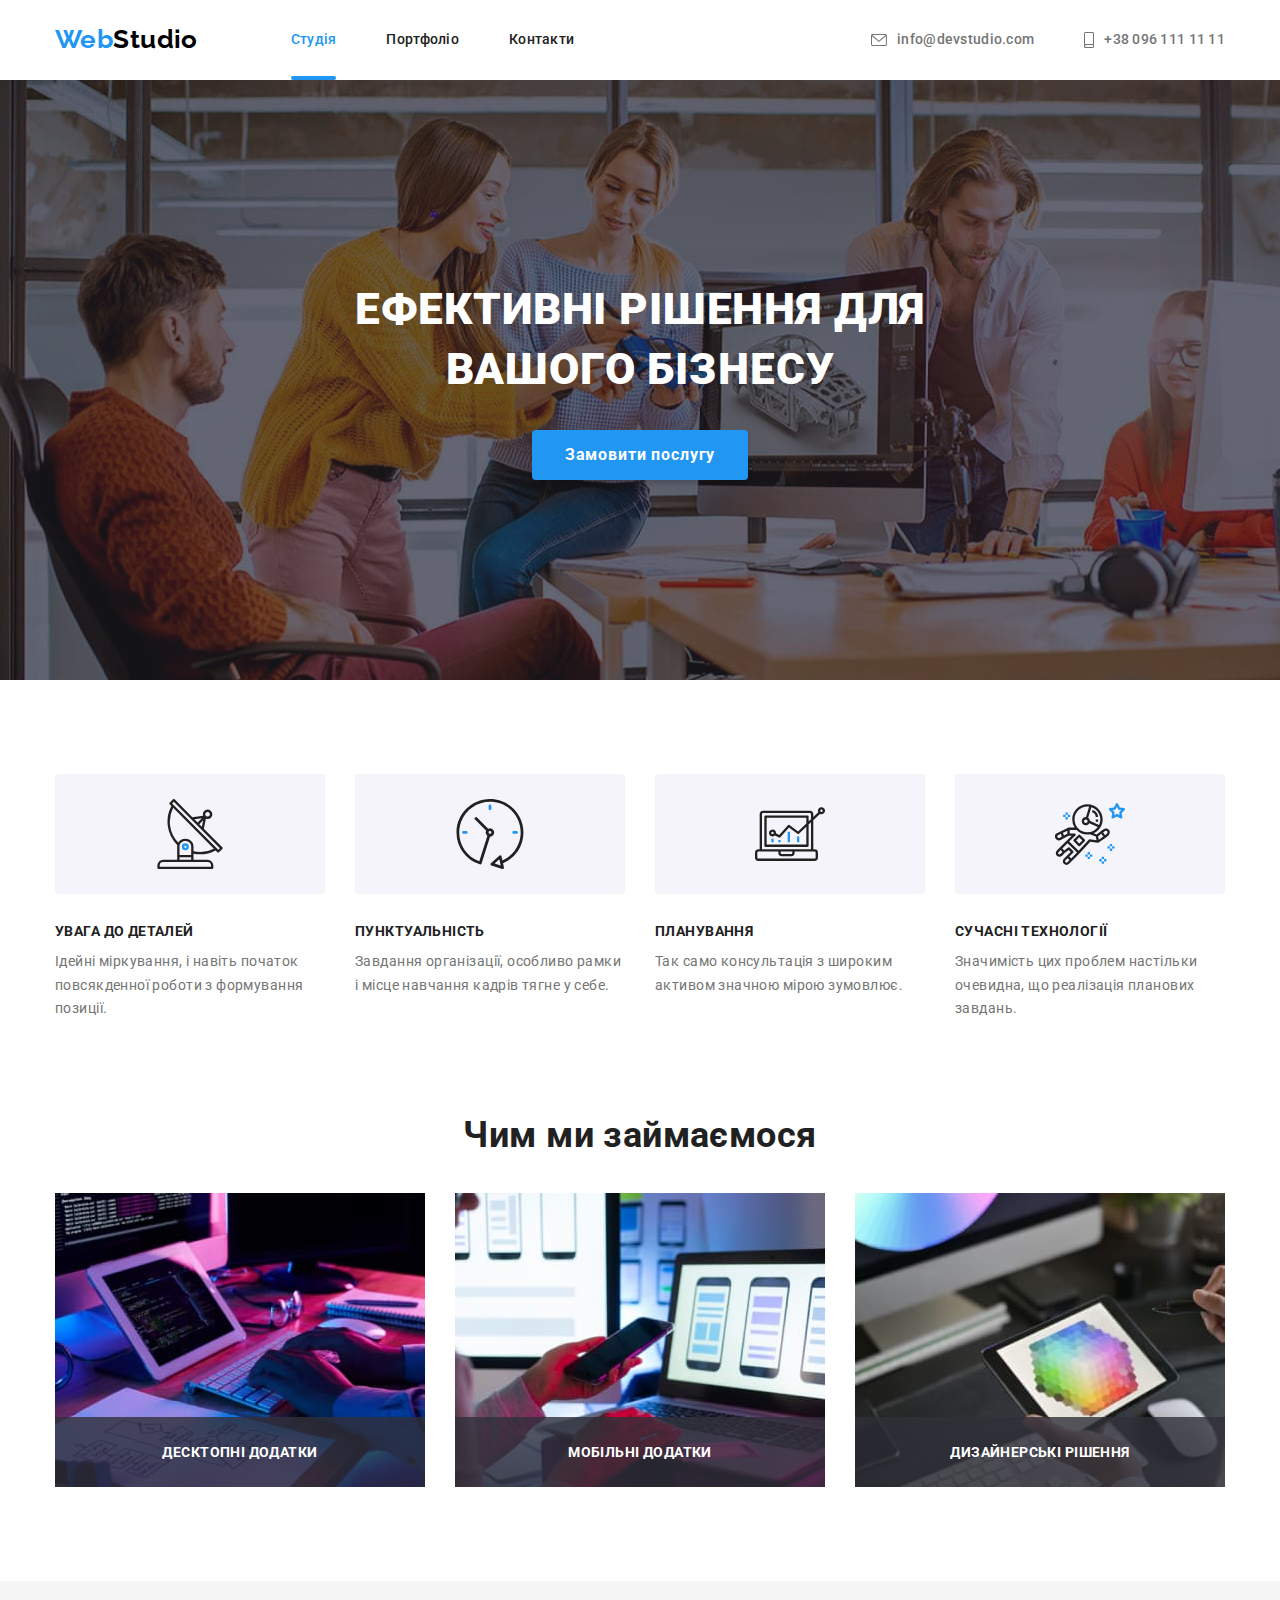
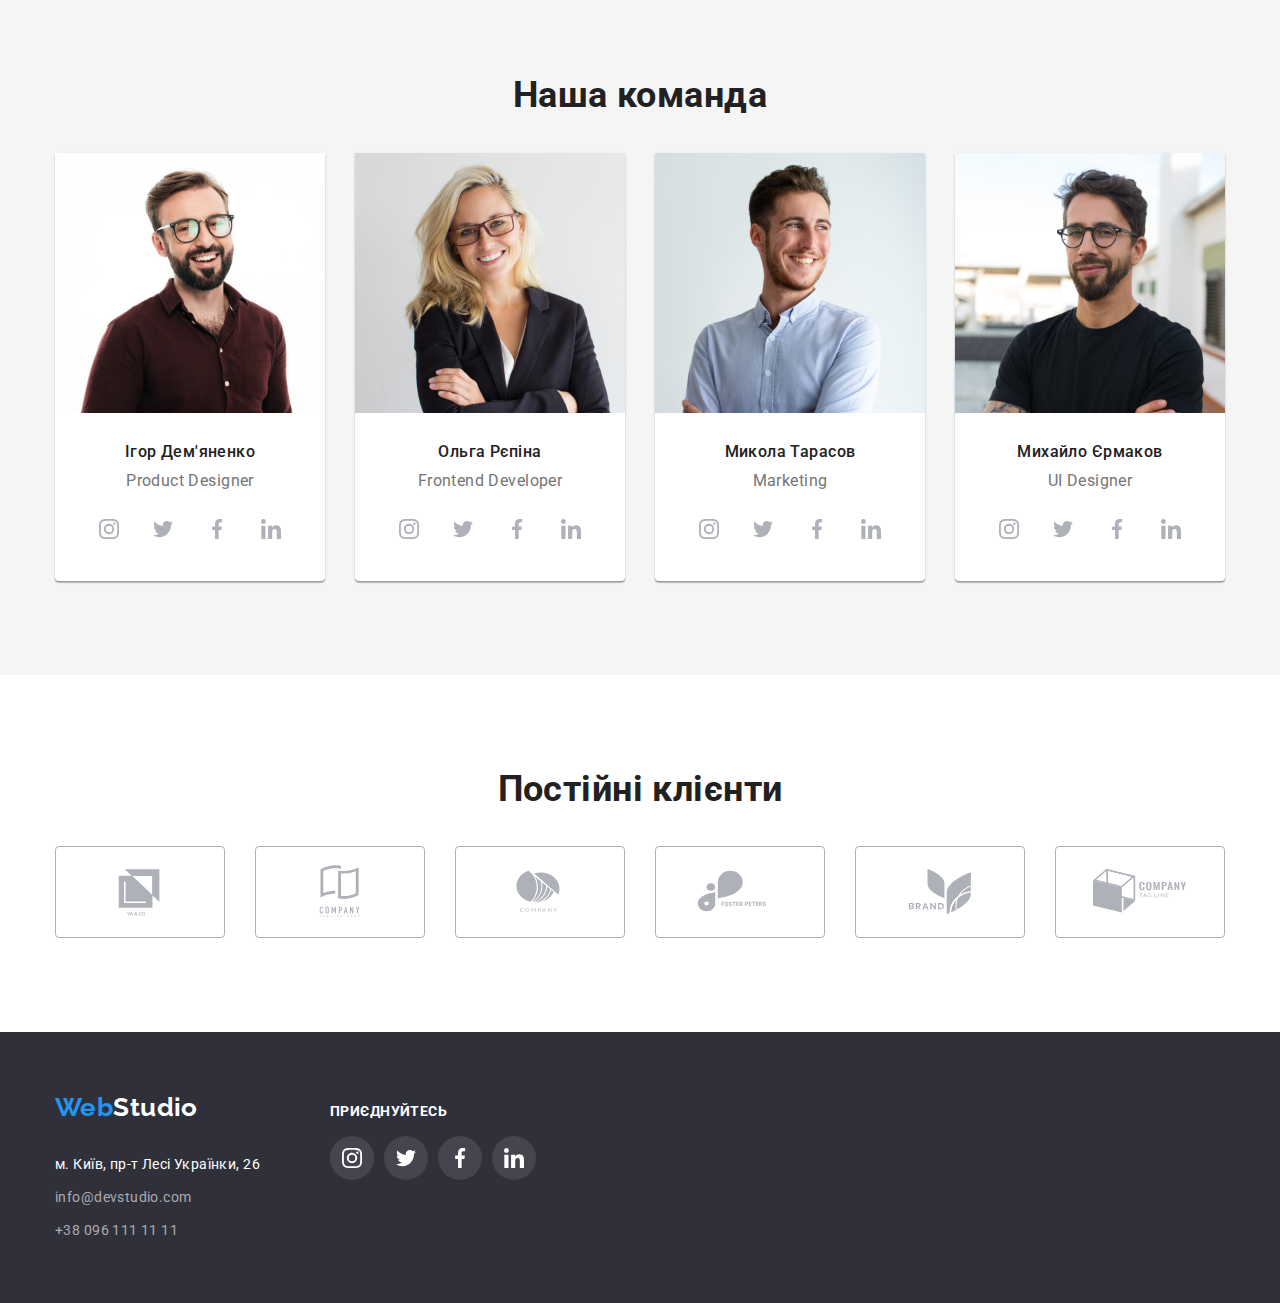
<file: index.html>
<!DOCTYPE html>
<html lang="uk">
  <head>
    <meta charset="UTF-8" />
    <meta http-equiv="X-UA-Compatible" content="IE=edge" />
    <meta name="viewport" content="width=device-width, initial-scale=1.0" />
    <link
      href="https://fonts.googleapis.com/css2?family=Raleway:wght@700&family=Roboto:wght@400;500;700;900&display=swap"
      rel="stylesheet"
    />

    <link
      rel="stylesheet"
      href="https://cdn.jsdelivr.net/npm/modern-normalize@1.1.0/modern-normalize.min.css"
    />
    <link rel="stylesheet" href="./css/styles.css" />
    <title>WebStudio</title>
  </head>
  <body>
    <!--Шапка сайту-->
    <header>
      <div class="header-container container">
        <nav class="header-nav">
          <a class="logo link header-link" href="./"
            ><span class="first-part">Web</span
            ><span class="last-part">Studio</span></a
          >
          <ul class="nav-list list">
            <li class="header-nav-item">
              <a class="header-nav-link link current" href="">Студія</a>
            </li>
            <li class="header-nav-item">
              <a class="header-nav-link link" href="./portfolio.html"
                >Портфоліо</a
              >
            </li>
            <li class="header-nav-item">
              <a class="header-nav-link link" href="">Контакти</a>
            </li>
          </ul>
        </nav>
        <div class="header-group">
          <ul class="nav-list list">
            <li class="header-contacts list">
              <a
                class="mail header-contact-link link"
                href="mailto:info@devstudio.com"
                ><svg class="header-mail" width="16" height="12">
                  <use href="./img/icons.svg#mail"></use></svg>info@devstudio.com</a>
            </li class="header-contacts list">
            <li>
              <a class="header-contact-link link" href="tel:+380961111111"
                ><svg class="header-tell" width="10" height="16">
                  <use href="./img/icons.svg#tell"></use></svg
                >+38 096 111 11 11</a>
            </li>
          </ul>
        </div>
      </div>
    </header>
    <main>
      <!--Герой-->
      <section class="hero">
        <div class="container">
          <h1 class="hero-title">Ефективні рішення для вашого бізнесу</h1>
          <button class="header-btn btn" type="button" 
          data-modal-open>Замовити послугу</button>
        </div>
      </section>
      <!--Правила-->
      <section class="facts section">
        <div class="facts-container container">
          <h2 class="visually-hidden">Правила</h2>
          <ul class="facts-list list">
            <li class="facts-text-list">
              <div class="facts-icons">
                <svg class="benefits-icon" width="70" height="70">
                  <use href="./img/icons.svg#antenna"></use>
                </svg>
              </div>
              <h3 class="facts-title">УВАГА ДО ДЕТАЛЕЙ</h3>
              <p class="facts-text">
                Ідейні міркування, і навіть початок повсякденної роботи з
                формування позиції.
              </p>
            </li>
            <li class="facts-text-list">
              <div class="facts-icons">
                <svg class="benefits-icon" width="70" height="70">
                  <use href="./img/icons.svg#clock"></use>
                </svg>
              </div>
              <h3 class="facts-title">ПУНКТУАЛЬНІСТЬ</h3>
              <p class="facts-text">
                Завдання організації, особливо рамки і місце навчання кадрів
                тягне у себе.
              </p>
            </li>
            <li class="facts-text-list">
              <div class="facts-icons">
                <svg class="benefits-icon" width="70" height="70">
                  <use href="./img/icons.svg#diagram"></use>
                </svg>
              </div>
              <h3 class="facts-title">ПЛАНУВАННЯ</h3>
              <p class="facts-text">
                Так само консультація з широким активом значною мірою зумовлює.
              </p>
            </li>
            <li class="facts-text-list">
              <div class="facts-icons">
                <svg class="benefits-icon" width="70" height="70">
                  <use href="./img/icons.svg#astronaut"></use>
                </svg>
              </div>
              <h3 class="facts-title">СУЧАСНІ ТЕХНОЛОГІЇ</h3>
              <p class="facts-text">
                Значимість цих проблем настільки очевидна, що реалізація
                планових завдань.
              </p>
            </li>
          </ul>
        </div>
      </section>
      <!--Факти-->
      <section class="about section">
        <div class="container">
          <h3 class="title">Чим ми займаємося</h3>
          <ul class="picture-list list">
            <li class="facts-wrapper">
              <img
                src="./img/about1.jpg"
                alt="робота на ноутбуці"
                width="370"
                height="294"
              />
              <div class="overlay-box"><p class="text-overlay">Десктопні додатки</p></div>
            </li>
            <li class="facts-wrapper">
              <img
                src="./img/about2.jpg"
                alt="робота на телефоні"
                width="370"
                height="294"
              />
              <div class="overlay-box"><p class="text-overlay">Мобільні додатки</p></div>
            </li>
            <li class="facts-wrapper">
              <img
                src="./img/about3.jpg"
                alt="робота на планшеті"
                width="370"
                height="294"
              />
              <div class="overlay-box"><p class="text-overlay">Дизайнерські рішення</p></div>
            </li>
          </ul>
        </div>
      </section>
      <!--Команда-->
      <section class="section">
        <div class="container">
          <h3 class="title">Наша команда</h3>
          <ul class="team-list list">
            <li class="card-list">
              <img
                src="./img/member1.jpg"
                alt="Ігор Дем'яненко"
                width="270"
                height="260"
              />
              <div class="team-wrapper">
                <h3 class="name-title">Ігор Дем'яненко</h3>
                <p class="team-text">Product Designer</p>
                <ul class="socials list">
                  <li class="socials-item list">
                    <a
                      class="socials-link link"
                      href="https://instagram.com"
                      target="_blank"
                      rel="nofollow noopener noreferrer"
                      aria-label="Instagram icon"
                    >
                      <svg class="socials-icon" width="20" height="20">
                        <use href="./img/icons.svg#instagram"></use>
                      </svg>
                    </a>
                  </li>

                  <li class="socials-item list">
                    <a
                      class="socials-link link"
                      href="https://twitter.com"
                      aria-label="Twitter icon"
                      target="_blank"
                      rel="nofollow noopener noreferrer"
                    >
                      <svg class="socials-icon" width="20" height="20">
                        <use href="./img/icons.svg#twitter"></use>
                      </svg>
                    </a>
                  </li>

                  <li class="socials-item list">
                    <a
                      class="socials-link link"
                      href="https://facebook.com"
                      aria-label="Facebook icon"
                      target="_blank"
                      rel="nofollow noopener noreferrer"
                    >
                      <svg class="socials-icon" width="20" height="20">
                        <use href="./img/icons.svg#facebook"></use>
                      </svg>
                    </a>
                  </li>

                  <li class="socials-item list">
                    <a
                      class="socials-link link"
                      href="https://linkedin.com"
                      aria-label="LinkedIn icon"
                      target="_blank"
                      rel="nofollow noopener noreferrer"
                    >
                      <svg class="socials-icon" width="20" height="20">
                        <use href="./img/icons.svg#linkedin"></use>
                      </svg>
                    </a>
                  </li>
                </ul>
              </div>
            </li>
            <li class="card-list">
              <img
                src="./img/member2.jpg"
                alt="Ольга Рєпіна"
                width="270"
                height="260"
              />
              <div class="team-wrapper">
                <h3 class="name-title">Ольга Рєпіна</h3>
                <p class="team-text">Frontend Developer</p>
                <ul class="socials list">
                  <li class="socials-item">
                    <a
                      class="socials-link link"
                      href="https://instagram.com"
                      target="_blank"
                      rel="nofollow noopener noreferrer"
                      aria-label="Instagram icon"
                    >
                      <svg class="socials-icon" width="20" height="20">
                        <use href="./img/icons.svg#instagram"></use>
                      </svg>
                    </a>
                  </li>

                  <li class="socials-item">
                    <a
                      class="socials-link link"
                      href="https://twitter.com"
                      aria-label="Twitter icon"
                      target="_blank"
                      rel="nofollow noopener noreferrer"
                    >
                      <svg class="socials-icon" width="20" height="20">
                        <use href="./img/icons.svg#twitter"></use>
                      </svg>
                    </a>
                  </li>

                  <li class="socials-item">
                    <a
                      class="socials-link link"
                      href="https://facebook.com"
                      aria-label="Facebook icon"
                      target="_blank"
                      rel="nofollow noopener noreferrer"
                    >
                      <svg class="socials-icon" width="20" height="20">
                        <use href="./img/icons.svg#facebook"></use>
                      </svg>
                    </a>
                  </li>

                  <li class="socials-item">
                    <a
                      class="socials-link link"
                      href="https://linkedin.com"
                      aria-label="LinkedIn icon"
                      target="_blank"
                      rel="nofollow noopener noreferrer"
                    >
                      <svg class="socials-icon" width="20" height="20">
                        <use href="./img/icons.svg#linkedin"></use>
                      </svg>
                    </a>
                  </li>
                </ul>
              </div>
            </li>
            <li class="card-list">
              <img
                src="./img/member3.jpg"
                alt="Микола Тарасов"
                width="270"
                height="260"
              />
              <div class="team-wrapper">
                <h3 class="name-title">Микола Тарасов</h3>
                <p class="team-text">Marketing</p>
                <ul class="socials list">
                  <li class="socials-item">
                    <a
                      class="socials-link link"
                      href="https://instagram.com"
                      target="_blank"
                      rel="nofollow noopener noreferrer"
                      aria-label="Instagram icon"
                    >
                      <svg class="socials-icon" width="20" height="20">
                        <use href="./img/icons.svg#instagram"></use>
                      </svg>
                    </a>
                  </li>

                  <li class="socials-item">
                    <a
                      class="socials-link link"
                      href="https://twitter.com"
                      aria-label="Twitter icon"
                      target="_blank"
                      rel="nofollow noopener noreferrer"
                    >
                      <svg class="socials-icon" width="20" height="20">
                        <use href="./img/icons.svg#twitter"></use>
                      </svg>
                    </a>
                  </li>

                  <li class="socials-item">
                    <a
                      class="socials-link link"
                      href="https://facebook.com"
                      aria-label="Facebook icon"
                      target="_blank"
                      rel="nofollow noopener noreferrer"
                    >
                      <svg class="socials-icon" width="20" height="20">
                        <use href="./img/icons.svg#facebook"></use>
                      </svg>
                    </a>
                  </li>

                  <li class="socials-item">
                    <a
                      class="socials-link link"
                      href="https://linkedin.com"
                      aria-label="LinkedIn icon"
                      target="_blank"
                      rel="nofollow noopener noreferrer"
                    >
                      <svg class="socials-icon" width="20" height="20">
                        <use href="./img/icons.svg#linkedin"></use>
                      </svg>
                    </a>
                  </li>
                </ul>
              </div>
            </li>
            <li class="card-list">
              <img
                src="./img/member4.jpg"
                alt="Михайло Єрмаков"
                width="270"
                height="260"
              />
              <div class="team-wrapper">
                <h3 class="name-title">Михайло Єрмаков</h3>
                <p class="team-text">UI Designer</p>
                <ul class="socials list">
                  <li class="socials-item">
                    <a
                      class="socials-link link"
                      href="https://instagram.com"
                      target="_blank"
                      rel="nofollow noopener noreferrer"
                      aria-label="Instagram icon"
                    >
                      <svg class="socials-icon" width="20" height="20">
                        <use href="./img/icons.svg#instagram"></use>
                      </svg>
                    </a>
                  </li>

                  <li class="socials-item">
                    <a
                      class="socials-link link"
                      href="https://twitter.com"
                      aria-label="Twitter icon"
                      target="_blank"
                      rel="nofollow noopener noreferrer"
                    >
                      <svg class="socials-icon" width="20" height="20">
                        <use href="./img/icons.svg#twitter"></use>
                      </svg>
                    </a>
                  </li>

                  <li class="socials-item">
                    <a
                      class="socials-link link"
                      href="https://facebook.com"
                      aria-label="Facebook icon"
                      target="_blank"
                      rel="nofollow noopener noreferrer"
                    >
                      <svg class="socials-icon" width="20" height="20">
                        <use href="./img/icons.svg#facebook"></use>
                      </svg>
                    </a>
                  </li>

                  <li class="socials-item">
                    <a
                      class="socials-link link"
                      href="https://linkedin.com"
                      aria-label="LinkedIn icon"
                      target="_blank"
                      rel="nofollow noopener noreferrer"
                    >
                      <svg class="socials-icon" width="20" height="20">
                        <use href="./img/icons.svg#linkedin"></use>
                      </svg>
                    </a>
                  </li>
                </ul>
              </div>
            </li>
          </ul>
        </div>
      </section>
      <!--Клієнти-->
      <section class="section clients">
        <div class="container">
          <h3 class="title">Постійні клієнти</h3>
          <ul class="clients-list">
            <li class="clients-items list">
              <a href="" class="clients-link link">
                <svg class="clients-icon" width="106" height="60">
                  <use href="./img/icons.svg#client1"></use>
                </svg>
              </a>
            </li>
            <li class="clients-items list">
              <a href="" class="clients-link link">
                <svg class="clients-icon" width="106" height="60">
                  <use href="./img/icons.svg#client2"></use>
                </svg>
              </a>
            </li>
            <li class="clients-items list">
              <a href="" class="clients-link link">
                <svg class="clients-icon" width="106" height="60">
                  <use href="./img/icons.svg#client3"></use>
                </svg>
              </a>
            </li>
            <li class="clients-items list">
              <a href="" class="clients-link link">
                <svg class="clients-icon" width="106" height="60">
                  <use href="./img/icons.svg#client4"></use>
                </svg>
              </a>
            </li>
            <li class="clients-items list">
              <a href="" class="clients-link link">
                <svg class="clients-icon" width="106" height="60">
                  <use href="./img/icons.svg#client5"></use>
                </svg>
              </a>
            </li>
            <li class="clients-items list">
              <a href="" class="clients-link link">
                <svg class="clients-icon" width="106" height="60">
                  <use href="./img/icons.svg#client6"></use>
                </svg>
              </a>
            </li>
          </ul>
        </div>
      </section>
    </main>
    <footer>
      <div class="footer-container container">
        <div class="footer">
          <a class="footer-logo logo link" href="./"
            ><span class="first-part">Web</span
            ><span class="footer-part">Studio</span></a
          >
          <address>
            <ul class="footer-address address-list link list">
              <li class="link">
                <a
                  class="address-link list"
                  href="https://goo.gl/maps/mnTzUHoqRGB6futn6"
                  rel="norefferrer noopener nofollow"
                  class="link street"
                  target="_blank"
                  >м. Київ, пр-т Лесі Українки, 26</a
                >
              </li>
              <li class="link">
                <a class="contact-link list" href="mailto:info@devstudio.com"
                  >info@devstudio.com</a
                >
              </li>
              <li class="link">
                <a class="contact-link list" href="tel:+380961111111"
                  >+38 096 111 11 11</a
                >
              </li>
            </ul>
          </address>
        </div>

        <div class="footer-socials">
          <b>приєднуйтесь</b>
          <ul class="socials list">
                  <li class="socials-item">
                    <a
                      class="footer-socials-link link"
                      href="https://instagram.com"
                      target="_blank"
                      rel="nofollow noopener noreferrer"
                      aria-label="Instagram icon"
                    >
                      <svg class="socials-icon-footer" width="20" height="20">
                        <use href="./img/icons.svg#instagram"></use>
                      </svg>
                    </a>
                  </li>

                  <li class="socials-item">
                    <a
                      class="footer-socials-link link"
                      href="https://twitter.com"
                      aria-label="Twitter icon"
                      target="_blank"
                      rel="nofollow noopener noreferrer"
                    >
                      <svg class="socials-icon" width="20" height="20">
                        <use href="./img/icons.svg#twitter"></use>
                      </svg>
                    </a>
                  </li>

                  <li class="socials-item">
                    <a
                      class="footer-socials-link link"
                      href="https://facebook.com"
                      aria-label="Facebook icon"
                      target="_blank"
                      rel="nofollow noopener noreferrer"
                    >
                      <svg class="socials-icon" width="20" height="20">
                        <use href="./img/icons.svg#facebook"></use>
                      </svg>
                    </a>
                  </li>

                  <li class="socials-item">
                    <a
                      class="footer-socials-link link"
                      href="https://linkedin.com"
                      aria-label="LinkedIn icon"
                      target="_blank"
                      rel="nofollow noopener noreferrer"
                    >
                      <svg class="socials-icon" width="20" height="20">
                        <use href="./img/icons.svg#linkedin"></use>
                      </svg>
                    </a>
                  </li>
                </ul>
        </div>
      </div>
    </footer>

    <div class="backdrop is-hidden" data-modal>
      <div class="modal">
        <button class="close-btn" type="button"
        data-modal-close>
<svg class="close-btn-icon" width="18" height="18">
  <use href="./img/icons.svg#icon-close"></use>
</svg>
        </button>
      </div>
    </div>
<script src="./modal.js"></script>
  </body>
</html>
</file>
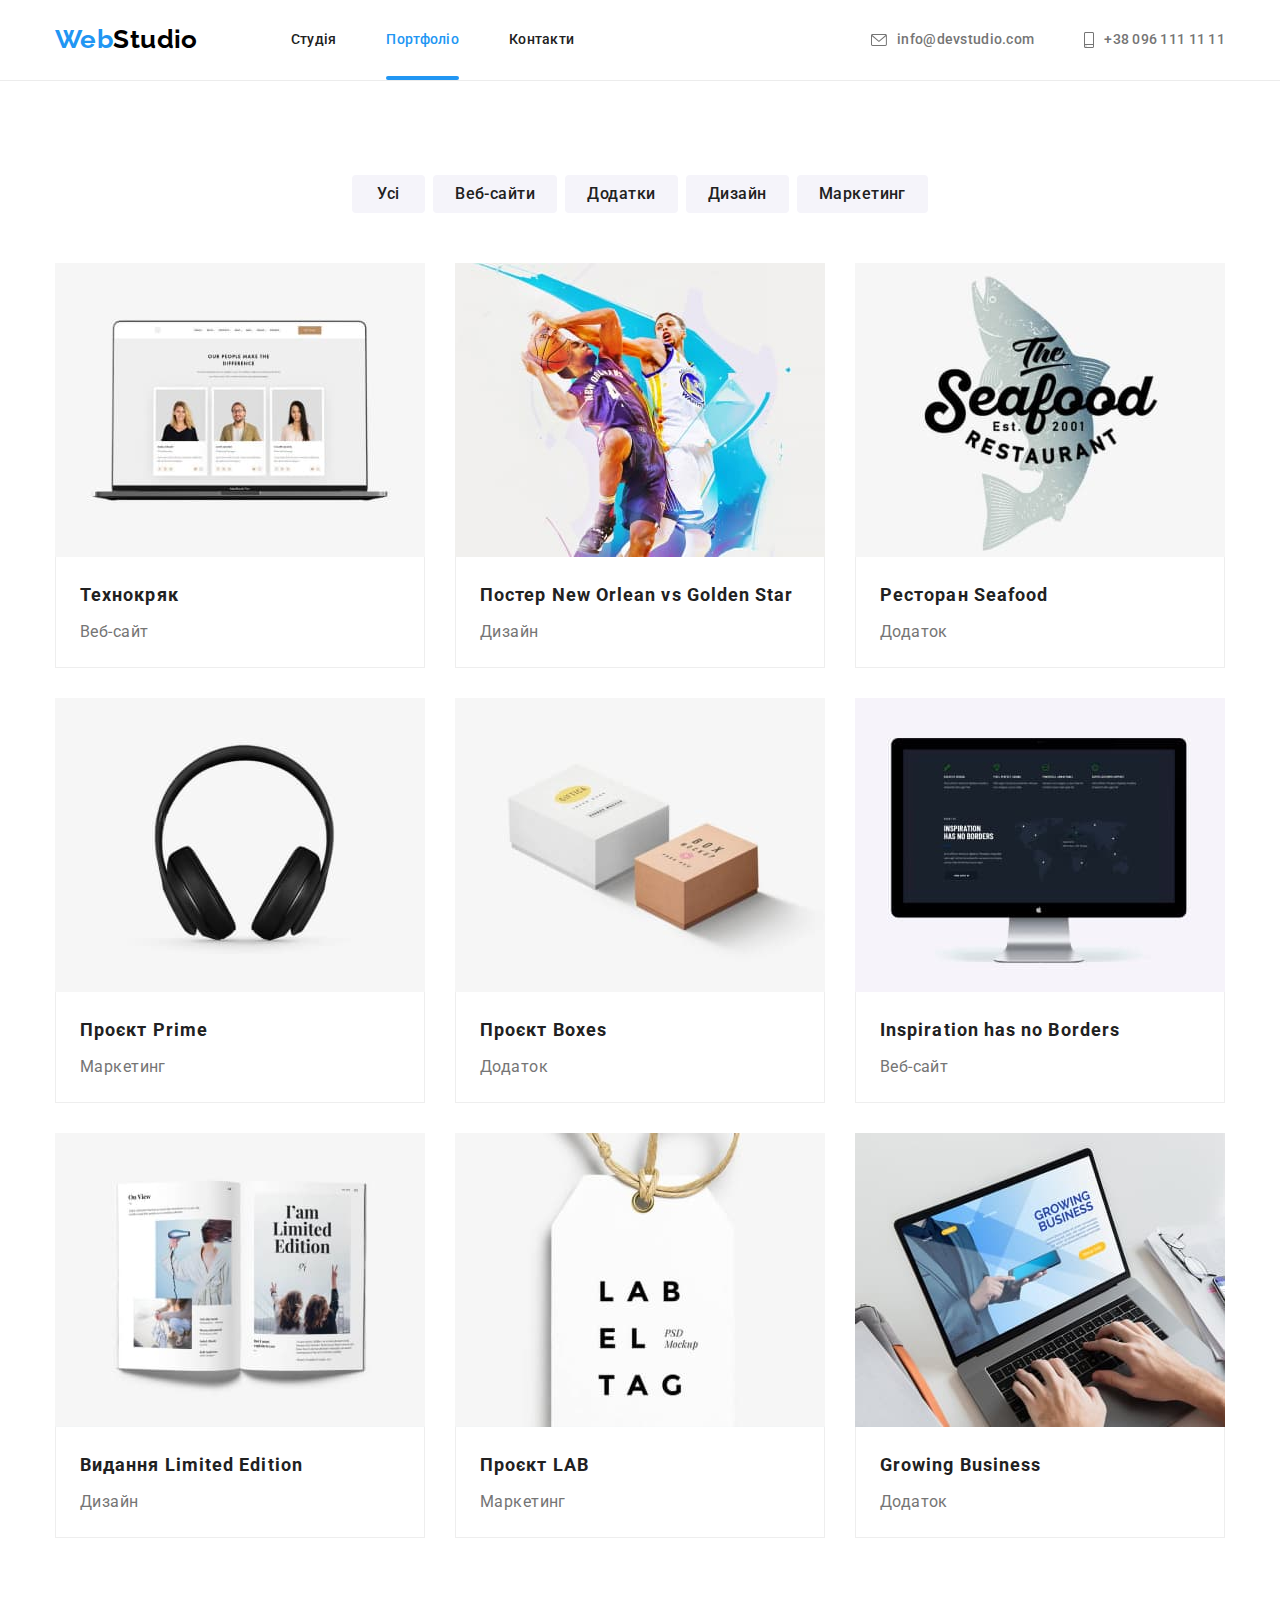
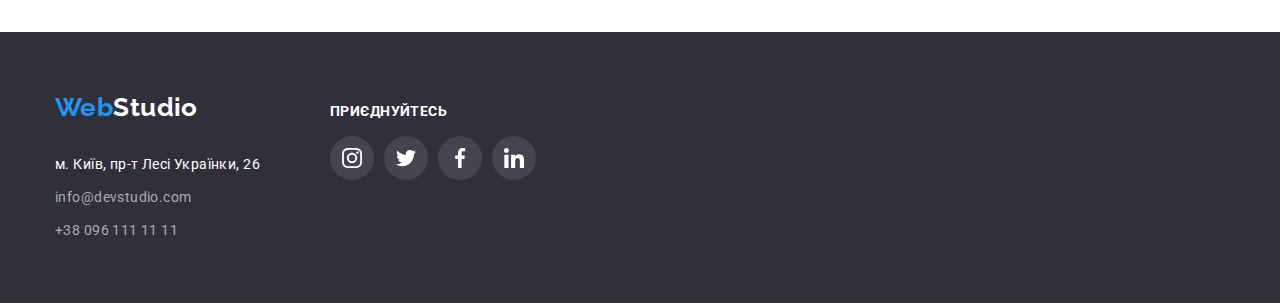
<file: portfolio.html>
<!DOCTYPE html>
<html lang="uk">
  <head>
    <meta charset="UTF-8" />
    <meta http-equiv="X-UA-Compatible" content="IE=edge" />
    <meta name="viewport" content="width=device-width, initial-scale=1.0" />
    <link
      href="https://fonts.googleapis.com/css2?family=Raleway:wght@700&family=Roboto:wght@400;500;700;900&display=swap"
      rel="stylesheet"
    />
    <link
      rel="stylesheet"
      href="https://cdn.jsdelivr.net/npm/modern-normalize@1.1.0/modern-normalize.min.css"
    />
    <link rel="stylesheet" href="./css/styles.css" />
    <title>WebStudio</title>
  </head>
  <body>
    <!--Шапка сайту-->
    <header class="header-border">
      <div class="header-container container">
        <nav class="header-nav">
          <a class="logo link header-link" href="./"
            ><span class="first-part">Web</span
            ><span class="last-part">Studio</span></a
          >
          <ul class="nav-list list">
            <li class="header-nav-item">
              <a class="header-nav-link link" href="./index.html">Студія</a>
            </li>
            <li class="header-nav-item">
              <a class="header-nav-link link current" href="">Портфоліо</a>
            </li>
            <li class="header-nav-item">
              <a class="header-nav-link link" href="">Контакти</a>
            </li>
          </ul>
        </nav>
        <div class="header-group">
          <ul class="nav-list list">
            <li class="header-contacts list">
              <a
                class="mail header-contact-link link"
                href="mailto:info@devstudio.com"
                ><svg class="header-mail" width="16" height="12">
                  <use href="./img/icons.svg#mail"></use></svg
                >info@devstudio.com</a
              >
            </li class="header-contacts list">
            <li>
              <a class="header-contact-link link" href="tel:+380961111111"
                ><svg class="header-tell" width="10" height="16">
                  <use href="./img/icons.svg#tell"></use></svg
                >+38 096 111 11 11</a
              >
            </li>
          </ul>
        </div>
      </div>
    </header>
    <main>
      <section class="gallery section">
        <div class="container">
          <h1 class="visually-hidden">Галерея</h1>

          <ul class="filter-list list">
            <li class="list-btn">
              <button class="filter-btn btn" type="button">Усі</button>
            </li>
            <li class="list-btn">
              <button class="filter-btn btn" type="button">Веб-сайти</button>
            </li>
            <li class="list-btn">
              <button class="filter-btn btn" type="button">Додатки</button>
            </li>
            <li class="list-btn">
              <button class="filter-btn btn" type="button">Дизайн</button>
            </li>
            <li class="list-btn">
              <button class="filter-btn btn" type="button">Маркетинг</button>
            </li>
          </ul>
          <ul class="flex-cards list">
            <li class="cards-link">
              <a class="link cards-link-shadow" href=""
                >
                <div class="thumb"><img src="./img/gallery1.jpg" alt="Веб-сайт" width="370" />
                  <div class="overlay">
                    <p class="overlay-text">Ресурс пропонує комплексні пропозиції з різним рівнем функціоналу та сервісів. Все це дозволить відвідувачу отримати вичерпні відомості про компанію чи приватну особу.</p>
                  </div>
                </div>
                <div class="cards-wrapper">
                  <h2 class="cards-title">Технокряк</h2>
                  <p class="cards-description">Веб-сайт</p>
                </div></a
              >
            </li>
            <li class="cards-link">
              <a class="link cards-link-shadow" href=""
                >
                <div class="thumb"><img src="./img/gallery2.jpg" alt="Постер" width="370" />
                <div class="overlay">
                    <p class="overlay-text">Ресурс пропонує комплексні пропозиції з різним рівнем функціоналу та сервісів. Все це дозволить відвідувачу отримати вичерпні відомості про компанію чи приватну особу.</p>
                </div>
              </div>
                <div class="cards-wrapper">
                  <h2 class="cards-title">Постер New Orlean vs Golden Star</h2>
                  <p class="cards-description">Дизайн</p>
                </div></a
              >
            </li>
            <li class="cards-link">
              <a class="link cards-link-shadow" href=""
                >
                <div class="thumb"><img src="./img/gallery3.jpg" alt="Додаток" width="370" />
                <div class="overlay">
                    <p class="overlay-text">Ресурс пропонує комплексні пропозиції з різним рівнем функціоналу та сервісів. Все це дозволить відвідувачу отримати вичерпні відомості про компанію чи приватну особу.</p>
                </div>
              </div>
                <div class="cards-wrapper">
                  <h2 class="cards-title">Ресторан Seafood</h2>
                  <p class="cards-description">Додаток</p>
                </div></a
              >
            </li>
            <li class="cards-link">
              <a class="link cards-link-shadow" href=""
                >
                <div class="thumb"><img src="./img/gallery4.jpg" alt="Маркетинг" width="370" />
                <div class="overlay">
                    <p class="overlay-text">Ресурс пропонує комплексні пропозиції з різним рівнем функціоналу та сервісів. Все це дозволить відвідувачу отримати вичерпні відомості про компанію чи приватну особу.</p>
                </div>
              </div>
                <div class="cards-wrapper">
                  <h2 class="cards-title">Проєкт Prime</h2>
                  <p class="cards-description">Маркетинг</p>
                </div></a
              >
            </li>
            <li class="cards-link">
              <a class="link cards-link-shadow" href=""
                >
                <div class="thumb"><img src="./img/gallery5.jpg" alt="Додаток" width="370" />
                <div class="overlay">
                    <p class="overlay-text">Ресурс пропонує комплексні пропозиції з різним рівнем функціоналу та сервісів. Все це дозволить відвідувачу отримати вичерпні відомості про компанію чи приватну особу.</p>
                </div>
              </div>
                <div class="cards-wrapper">
                  <h2 class="cards-title">Проєкт Boxes</h2>
                  <p class="cards-description">Додаток</p>
                </div></a
              >
            </li>
            <li class="cards-link">
              <a class="link cards-link-shadow" href=""
                >
                <div class="thumb"><img src="./img/gallery6.jpg" alt="Веб-сайт" width="370" />
                <div class="overlay">
                    <p class="overlay-text">Ресурс пропонує комплексні пропозиції з різним рівнем функціоналу та сервісів. Все це дозволить відвідувачу отримати вичерпні відомості про компанію чи приватну особу.</p>
                </div>
              </div>
                <div class="cards-wrapper">
                  <h2 class="cards-title">Inspiration has no Borders</h2>
                  <p class="cards-description">Веб-сайт</p>
                </div></a
              >
            </li>
            <li class="cards-link">
              <a class="link cards-link-shadow" href=""
                >
                <div class="thumb"><img src="./img/gallery7.jpg" alt="Видання" width="370" />
                <div class="overlay">
                    <p class="overlay-text">Ресурс пропонує комплексні пропозиції з різним рівнем функціоналу та сервісів. Все це дозволить відвідувачу отримати вичерпні відомості про компанію чи приватну особу.</p>
                </div>
              </div>
                <div class="cards-wrapper">
                  <h2 class="cards-title">Видання Limited Edition</h2>
                  <p class="cards-description">Дизайн</p>
                </div></a
              >
            </li>
            <li class="cards-link">
              <a class="link cards-link-shadow" href=""
                >
                <div class="thumb"><img src="./img/gallery8.jpg" alt="LAB" width="370" />
                <div class="overlay">
                    <p class="overlay-text">Ресурс пропонує комплексні пропозиції з різним рівнем функціоналу та сервісів. Все це дозволить відвідувачу отримати вичерпні відомості про компанію чи приватну особу.</p>
                </div>
              </div>
                <div class="cards-wrapper">
                  <h2 class="cards-title">Проєкт LAB</h2>
                  <p class="cards-description">Маркетинг</p>
                </div></a
              >
            </li>
            <li class="cards-link">
              <a class="link cards-link-shadow" href=""
                >
                <div class="thumb"><img src="./img/gallery9.jpg" alt="Додаток" width="370" />
                <div class="overlay">
                    <p class="overlay-text">Ресурс пропонує комплексні пропозиції з різним рівнем функціоналу та сервісів. Все це дозволить відвідувачу отримати вичерпні відомості про компанію чи приватну особу.</p>
                </div>
              </div>
                <div class="cards-wrapper">
                  <h2 class="cards-title">Growing Business</h2>
                  <p class="cards-description">Додаток</p>
                </div></a
              >
            </li>
          </ul>
        </div>
      </section>
    </main>
    <footer>
      <div class="footer-container container">
        <div class="footer">
          <a class="footer-logo logo link" href="./"
            ><span class="first-part">Web</span
            ><span class="footer-part">Studio</span></a
          >
          <address>
            <ul class="footer-address address-list link list">
              <li class="link">
                <a
                  class="address-link list"
                  href="https://goo.gl/maps/mnTzUHoqRGB6futn6"
                  rel="norefferrer noopener nofollow"
                  class="link street"
                  target="_blank"
                  >м. Київ, пр-т Лесі Українки, 26</a
                >
              </li>
              <li class="link">
                <a class="contact-link list" href="mailto:info@devstudio.com"
                  >info@devstudio.com</a
                >
              </li>
              <li class="link">
                <a class="contact-link list" href="tel:+380961111111"
                  >+38 096 111 11 11</a
                >
              </li>
            </ul>
          </address>
        </div>

        <div class="footer-socials">
          <b>приєднуйтесь</b>
          <ul class="socials list">
                  <li class="socials-item">
                    <a
                      class="footer-socials-link link"
                      href="https://instagram.com"
                      target="_blank"
                      rel="nofollow noopener noreferrer"
                      aria-label="Instagram icon"
                    >
                      <svg class="socials-icon-footer" width="20" height="20">
                        <use href="./img/icons.svg#instagram"></use>
                      </svg>
                    </a>
                  </li>

                  <li class="socials-item">
                    <a
                      class="footer-socials-link link"
                      href="https://twitter.com"
                      aria-label="Twitter icon"
                      target="_blank"
                      rel="nofollow noopener noreferrer"
                    >
                      <svg class="socials-icon" width="20" height="20">
                        <use href="./img/icons.svg#twitter"></use>
                      </svg>
                    </a>
                  </li>

                  <li class="socials-item">
                    <a
                      class="footer-socials-link link"
                      href="https://facebook.com"
                      aria-label="Facebook icon"
                      target="_blank"
                      rel="nofollow noopener noreferrer"
                    >
                      <svg class="socials-icon" width="20" height="20">
                        <use href="./img/icons.svg#facebook"></use>
                      </svg>
                    </a>
                  </li>

                  <li class="socials-item">
                    <a
                      class="footer-socials-link link"
                      href="https://linkedin.com"
                      aria-label="LinkedIn icon"
                      target="_blank"
                      rel="nofollow noopener noreferrer"
                    >
                      <svg class="socials-icon" width="20" height="20">
                        <use href="./img/icons.svg#linkedin"></use>
                      </svg>
                    </a>
                  </li>
                </ul>
        </div>
      </div>
    </footer>
  </body>
</html>
</file>
<file: css/styles.css>
:root {
  --primary-text-color: #757575;
  --title-text-color: #212121;
  --accent-color: #2196f3;
  --primary-background-color: #f5f5f5;
  --secondary-background-color: #2f303a;
  --primary-white-color: #ffffff;
}

body {
  font-family: "Roboto", sans-serif;
  background-color: var(--primary-white-color);
  color: var(--title-text-color);
  font-size: 14px;
  letter-spacing: 0.03em;
}

html {
  box-sizing: border-box;
}

h1,
h2,
h3,
h4,
h5,
h6,
p {
  margin-top: 0;
}

img {
  display: block;
  max-width: 100%;
  height: auto;
}

.list {
  list-style: none;
  padding-left: 0;
  margin: 0;
}

.list,
.link {
  list-style: none;
  text-decoration: none;
}

.link {
}

.link:hover,
.link:focus {
  color: var(--accent-color);
}

.container {
  width: 1200px;
  margin-left: auto;
  margin-right: auto;
  padding: 0 15px;
}

.section {
  padding-bottom: 94px;
  padding-top: 94px;
}

.nav-list {
  display: flex;
  align-items: center;
}

.header-group {
  display: flex;
  align-items: center;
  margin-left: auto;
}

.header-nav-item:not(:last-child) {
  margin-right: 50px;
}

.btn {
  cursor: pointer;
}

.logo {
  font-family: "Raleway", sans-serif;
  font-weight: 700;
  font-size: 26px;
  line-height: 1.19;
}

.first-part {
  color: var(--accent-color);
}

.last-part {
  color: #000000;
}

.header-link {
  margin-right: 93px;
  padding: 24px 0px 25px;
}

.header-container {
  display: flex;
  align-items: center;
  height: 80px;
}

.header-nav {
  display: flex;
  align-items: center;
}

.header-nav-list {
  margin-left: 93px;
}

.header-nav-link {
  position: relative;
  display: block;
  font-weight: 500;
  line-height: 1.14;
  letter-spacing: 0.02em;
  color: inherit;
  padding: 32px 0;
  transition: color 250ms cubic-bezier(0.4, 0, 0.2, 1);
}

.header-nav-link.current {
  color: var(--accent-color);
}

.header-nav-link.current::after {
  content: "";
  position: absolute;
  bottom: 0;
  left: 0;
  display: block;
  width: 100%;
  height: 4px;
  border-radius: 2px;
  background-color: var(--accent-color);
}

.header-contact-link {
  font-weight: 500;
  line-height: 1.14;
  letter-spacing: 0.02em;
  color: var(--primary-text-color);
  padding: 32px 0;
  display: flex;
  align-items: center;
  margin-left: auto;
  transition: color 250ms cubic-bezier(0.4, 0, 0.2, 1);
}

.header-contacts {
  color: currentColor;
}

.header-mail,
.header-tell {
  display: flex;
  justify-content: center;
  align-items: center;
  margin-right: 10px;
  fill: var(--primary-text-color);
  transition: fill 250ms cubic-bezier(0.4, 0, 0.2, 1);
}

.header-contact-link:hover .header-mail,
.header-contact-link:hover .header-tell,
.header-contact-link:focus .header-mail,
.header-contact-link:focus .header-tell {
  fill: var(--accent-color);
}

.mail {
  margin-right: 50px;
}

.header-border {
  border-bottom: 1px solid #ececec;
}

.hero {
  margin-right: auto;
  margin-left: auto;
  background-color: var(--secondary-background-color);
  text-align: center;
  letter-spacing: 0.06em;
  padding: 200px 0px 200px;
  background-image: linear-gradient(
      rgba(47, 48, 58, 0.4),
      rgba(47, 48, 58, 0.4)
    ),
    url(../img/hero-img.jpg);
  background-repeat: no-repeat;
  max-width: 1600px;
}

.hero-title {
  font-weight: 900;
  font-size: 44px;
  line-height: 1.36;
  text-transform: uppercase;
  max-width: 700px;
  margin-left: auto;
  margin-right: auto;
  margin-top: 0;
  color: var(--primary-white-color);
  margin-bottom: 30px;
}

.header-btn {
  display: flex;
  align-items: center;
  justify-content: center;
  background-color: var(--accent-color);
  color: var(--primary-white-color);
  font-weight: 700;
  line-height: 1.88;
  font-size: 16px;
  font-family: inherit;
  letter-spacing: inherit;
  cursor: pointer;
  box-shadow: 0px 4px 4px rgba(0, 0, 0, 0.15);
  border-radius: 4px;
  min-width: 216px;
  min-height: 50px;
  border: transparent;
  margin: 0 auto;
  transition: background-color 250ms cubic-bezier(0.4, 0, 0.2, 1);
}

.header-btn:hover,
.header-btn:focus {
  background-color: #188ce8;
}

.list-btn:not(:last-child) {
  margin-right: 8px;
}

.visually-hidden {
  position: absolute;
  width: 1px;
  height: 1px;
  margin: -1px;
  border: 0;
  padding: 0;
  white-space: nowrap;
  clip-path: inset(100%);
  clip: rect(0 0 0 0);
  overflow: hidden;
}

.section:nth-child(4n) {
  background-color: #f5f4fa;
}

.facts-container {
  display: flex;
}

.facts-icons {
  color: var(--title-text-color);
  background-color: #f5f4fa;
  margin-bottom: 30px;
  display: flex;
  align-items: center;
  justify-content: center;
  border-radius: 4px;
  height: 120px;
}

.benefits-icon {
  fill: currentColor;
}

.facts-list {
  display: flex;
  flex-wrap: wrap;
}

.facts-title {
  font-weight: 700;
  font-size: 14px;
  line-height: 1.14;
  text-transform: uppercase;
  margin-top: 0;
  margin-bottom: 10px;
}

.facts-list .facts-text-list {
  width: calc((100% - 90px) / 4);
}

.facts-text-list:not(:last-child) {
  margin-right: 30px;
}

.facts-text {
  line-height: 1.71;
  color: var(--primary-text-color);
  margin: 0;
}

.about {
  padding-top: 0px;
}

.section:nth-child(4n) {
  background-color: var(--primary-background-color);
}

.title {
  font-weight: 700;
  font-size: 36px;
  line-height: 1.16;
  text-align: center;
}

.picture-list {
  display: flex;
  gap: 30px;
}

.facts-wrapper {
  position: relative;
}

.overlay-box {
  position: absolute;
  left: 0;
  bottom: 0;
  width: 100%;
  height: 70px;
  background-color: rgba(47, 48, 58, 0.8);
}

.text-overlay {
  min-width: 144px;
  min-height: 16px;
  font-weight: 700;
  text-align: center;
  text-transform: uppercase;
  color: var(--primary-white-color);
  padding: 27px;
}

.team-list {
  display: flex;
  gap: 30px;
}

.team-list .card-list {
  flex-basis: calc((100% - 90px) / 4);
  background-color: var(--primary-white-color);
  box-shadow: 0px 1px 3px rgba(0, 0, 0, 0.12), 0px 1px 1px rgba(0, 0, 0, 0.14),
    0px 2px 1px rgba(0, 0, 0, 0.2);
  border-radius: 0px 0px 4px 4px;
}

.name-title {
  font-weight: 500;
  font-size: 16px;
  line-height: 1.18;
  text-align: center;
  margin-bottom: 10px;
}

.team-wrapper {
  padding: 30px 0px 30px;
}

.team-text {
  font-size: 16px;
  line-height: 1.18;
  text-align: center;
  color: var(--primary-text-color);
  margin-bottom: 0;
}

.socials {
  display: flex;
  justify-content: center;
  gap: 10px;
  margin-top: 16px;
}

.socials-link {
  display: flex;
  align-items: center;
  justify-content: center;
  width: 44px;
  height: 44px;
  color: #afb1b8;
  background-color: #fff;
  border-radius: 50%;
  transition: color 250ms cubic-bezier(0.4, 0, 0.2, 1),
    background-color 250ms cubic-bezier(0.4, 0, 0.2, 1);
}

.socials-link:hover,
.socials-link:focus {
  background-color: var(--accent-color);
  color: var(--primary-white-color);
}

.socials-icon {
  fill: currentColor;
}

.clients-list {
  display: flex;
  justify-content: center;
  align-items: center;
  gap: 30px;
  margin-top: 0;
  margin-bottom: 0;
  padding-right: 0;
  padding-left: 0;
}

.clients-link {
  width: 170px;
  height: 92px;
  display: flex;
  justify-content: center;
  align-items: center;
  border: 1px solid #afb1b8;
  border-radius: 4px;
  color: #afb1b8;
  transition: color 250ms cubic-bezier(0.4, 0, 0.2, 1);
}

.clients-link:hover,
.clients-link:focus {
  border: 1px solid var(--accent-color);
}

.clients-icon {
  fill: currentColor;
}

footer {
  padding: 60px 0;
  background: var(--secondary-background-color);
}

.footer-logo {
  display: block;
  margin-bottom: 30px;
}

.address-list {
  font-style: normal;
  line-height: 1.71;
}

.address-link:focus,
.address-link:hover,
.contact-link:focus,
.contact-link:hover {
  color: var(--accent-color);
}

.address-link {
  color: var(--primary-white-color);
  transition: color 250ms cubic-bezier(0.4, 0, 0.2, 1);
}

.footer-address .address-link:not(:last-child) {
  margin-bottom: 9px;
}

.footer-address {
}

.footer-address > .link:not(:last-child) {
  margin-bottom: 9px;
}

.footer-container {
  display: flex;
  align-items: baseline;
}

.footer-socials {
  margin-left: 70px;
}

b {
  color: var(--primary-white-color);
  font-weight: 700;
  font-size: 14px;
  line-height: 1.14;
  text-transform: uppercase;
}

.footer-socials-list {
  display: flex;
  justify-content: center;
  gap: 10px;
}

.footer-socials-link {
  display: flex;
  align-items: center;
  justify-content: center;
  width: 44px;
  height: 44px;
  color: var(--primary-white-color);
  background-color: rgba(255, 255, 255, 0.1);
  border-radius: 50%;
  transition: color 250ms cubic-bezier(0.4, 0, 0.2, 1),
    background-color 250ms cubic-bezier(0.4, 0, 0.2, 1);
}

.socials-icon-footer {
  fill: currentColor;
}

.footer-socials-link:hover,
.footer-socials-link:focus {
  color: var(--primary-white-color);
  background-color: var(--accent-color);
}

.contact-link {
  color: rgba(255, 255, 255, 0.6);
  transition: color 250ms cubic-bezier(0.4, 0, 0.2, 1);
}

.filter-container {
  padding-top: 94px;
}

.filter-list {
  display: flex;
  align-content: center;
  justify-content: center;
  margin-bottom: 50px;
}

.filter-list .filter-btn:not(:last-child) {
  margin-right: 8px;
}

.filter-btn {
  color: var(--title-text-color);
  background-color: #f5f4fa;
  font-family: inherit;
  letter-spacing: 0.03em;
  font-weight: 500;
  font-size: 16px;
  line-height: 1.62;
  cursor: pointer;
  border-radius: 4px;
  padding: 6px 22px 6px;
  min-width: 73px;
  border: transparent;
  transition: color 250ms cubic-bezier(0.4, 0, 0.2, 1),
    background-color 250ms cubic-bezier(0.4, 0, 0.2, 1);
}

.filter-btn:hover,
.filter-btn:focus {
  color: var(--primary-white-color);
  background: var(--accent-color);
  box-shadow: 0px 3px 1px rgba(0, 0, 0, 0.1), 0px 1px 2px rgba(0, 0, 0, 0.08),
    0px 2px 2px rgba(0, 0, 0, 0.12);
}

.flex-cards {
  display: flex;
  flex-wrap: wrap;
  margin: 0;
  padding: 0;
}

.flex-cards .cards-link {
  box-sizing: border-box;
  width: calc((100% - 60px) / 3);
  background-color: var(--primary-white-color);
}

.flex-cards {
  gap: 30px;
}

.flex-cards .cards-wrapper {
  padding: 20px 24px;
  border: 1px solid #eeeeee;
  border-top: transparent;
}

.cards-title {
  font-weight: 700;
  font-size: 18px;
  line-height: 2;
  letter-spacing: 0.06em;
  color: var(--title-text-color);
  margin-bottom: 4px;
}

.cards-description {
  font-size: 16px;
  line-height: 1.88;
  color: var(--primary-text-color);
  margin-bottom: 0;
}

.cards-link-shadow {
  display: block;
  transition: box-shadow 250ms cubic-bezier(0.4, 0, 0.2, 1);
}

.cards-link-shadow:hover,
.cards-link-shadow:focus {
  box-shadow: 0px 1px 1px rgba(0, 0, 0, 0.12), 0px 4px 4px rgba(0, 0, 0, 0.06),
    1px 4px 6px rgba(0, 0, 0, 0.16);
}

.thumb {
  position: relative;
  overflow: hidden;
}

.overlay {
  position: absolute;
  top: 0;
  left: 0;

  transform: translateY(100%);
  background-color: rgba(33, 150, 243, 0.9);
  color: var(--primary-white-color);
  width: 100%;
  height: 100%;
  display: flex;
  align-items: center;
  transition: transform 250ms cubic-bezier(0.4, 0, 0.2, 1);
}

.cards-link:hover .overlay {
  transform: translateY(0);
}

.overlay-text {
  font-size: 18px;
  line-height: 28px;
  padding: 63px 24px;
}

.footer-part {
  color: var(--primary-white-color);
}

.backdrop {
  position: fixed;
  top: 0;
  left: 0;
  width: 100%;
  height: 100%;
  background-color: rgba(0, 0, 0, 0.2);
  transition: opacity 250ms linear, visibility 250ms linear;
  opacity: 1;
}

.backdrop.is-hidden {
  opacity: 0;
  visibility: hidden;
  pointer-events: none;
}

.modal {
  position: absolute;
  top: 50%;
  left: 50%;

  width: 528px;
  min-height: 581px;
  border-radius: 4px;
  background-color: var(--primary-white-color);
  box-shadow: 0px 1px 3px rgba(0, 0, 0, 0.12), 0px 1px 1px rgba(0, 0, 0, 0.14),
    0px 2px 1px rgba(0, 0, 0, 0.2);
  transform: translate(-50%, -50%) scale(1);
  transition: transform 250ms cubic-bezier(0.4, 0, 0.2, 1);
}

.backdrop.is-hidden .modal {
  transform: translate(-50%, -50%) scale(0.9);
}

.close-btn {
  position: absolute;
  top: 8px;
  right: 8px;
  display: flex;
  align-items: center;
  justify-content: center;
  width: 30px;
  height: 30px;
  background-color: transparent;
  cursor: pointer;
  padding: 0;
  border-radius: 50%;
  border: 1px solid rgba(0, 0, 0, 0.1);
}
</file>
